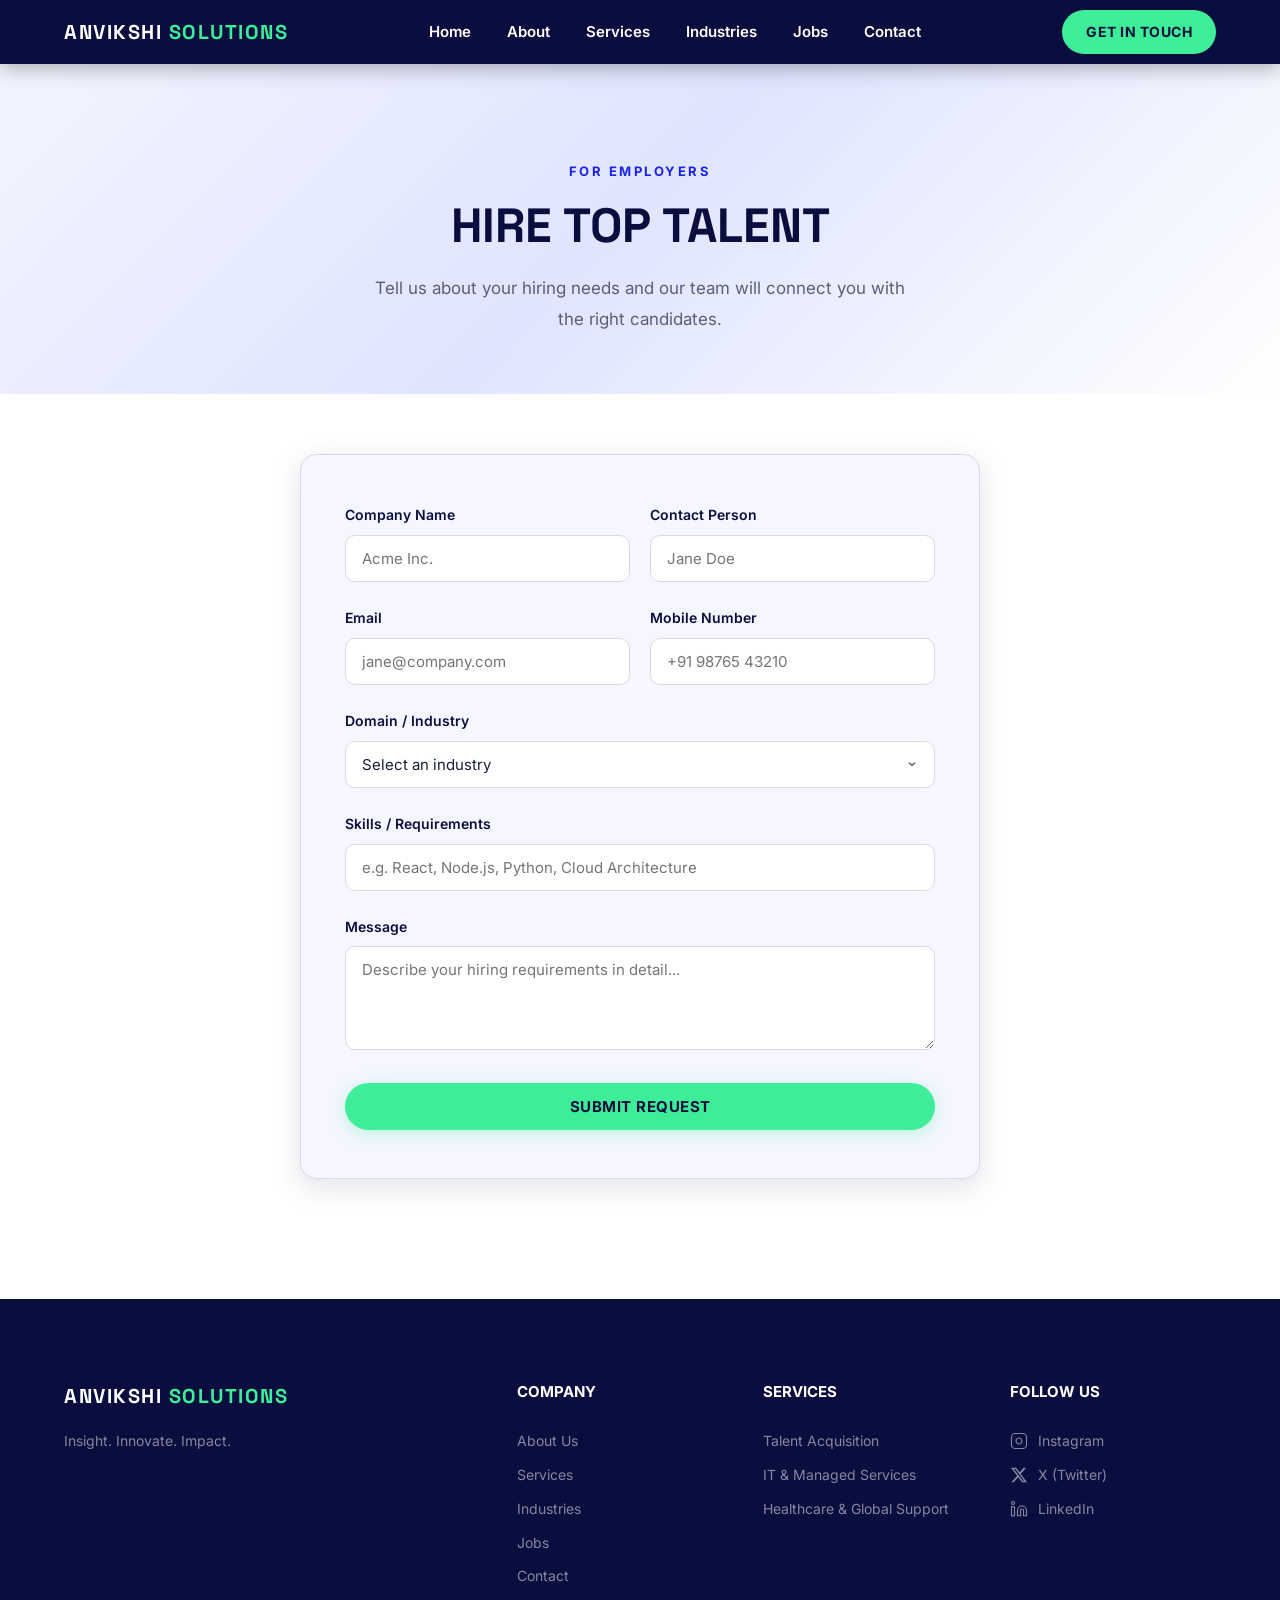
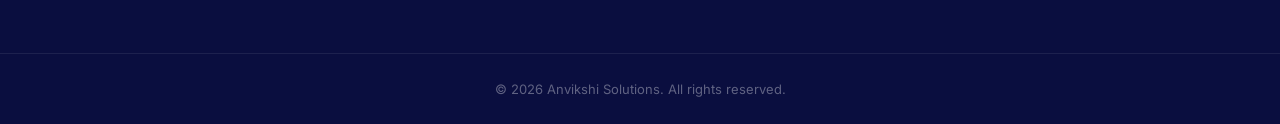
<file: hire-talent.html>
<!DOCTYPE html>
<html lang="en">
<head>
  <meta charset="UTF-8" />
  <meta name="viewport" content="width=device-width, initial-scale=1.0" />
  <title>Hire Talent — Anvikshi Solutions</title>
  <meta name="description" content="Partner with Anvikshi Solutions for strategic hiring and talent acquisition across industries." />
  <link rel="preconnect" href="https://fonts.googleapis.com" />
  <link rel="preconnect" href="https://fonts.gstatic.com" crossorigin />
  <link href="https://fonts.googleapis.com/css2?family=Space+Grotesk:wght@400;500;600;700&family=Inter:wght@300;400;500;600;700&display=swap" rel="stylesheet" />
  <link rel="icon" type="image/png" sizes="32x32" href="logo/IMG_0329-Photoroom (1).png" />
  <link rel="icon" type="image/png" sizes="16x16" href="logo/IMG_0329-Photoroom (1).png" />
  <link rel="apple-touch-icon" sizes="180x180" href="logo/IMG_0329-Photoroom (1).png" />
  <link rel="stylesheet" href="index.css" />
  <link rel="stylesheet" href="page-form.css" />
</head>
<body>

  <!-- ===== NAVBAR ===== -->
  <nav class="navbar scrolled" id="navbar">
    <div class="nav-container">
      <a href="index.html" class="nav-logo">
        <span class="logo-text">ANVIKSHI <span class="logo-accent">SOLUTIONS</span></span>
      </a>
      <ul class="nav-links" id="navLinks">
        <li><a href="index.html#hero">Home</a></li>
        <li><a href="index.html#about">About</a></li>
        <li><a href="index.html#pillars">Services</a></li>
        <li><a href="index.html#industries">Industries</a></li>
        <li><a href="jobs.html">Jobs</a></li>
        <li><a href="index.html#contact">Contact</a></li>
      </ul>
      <a href="index.html#contact" class="nav-cta">Get in Touch</a>
      <button class="hamburger" id="hamburger" aria-label="Toggle Navigation">
        <span></span><span></span><span></span>
      </button>
    </div>
  </nav>

  <!-- ===== PAGE HERO ===== -->
  <section class="page-hero">
    <div class="container">
      <p class="section-tag">For Employers</p>
      <h1 class="section-title">Hire Top Talent</h1>
      <p class="section-subtitle">Tell us about your hiring needs and our team will connect you with the right candidates.</p>
    </div>
  </section>

  <!-- ===== FORM ===== -->
  <section class="page-form-section">
    <div class="container">
      <form class="page-form-card" id="hireForm">
        <div class="form-row">
          <div class="form-group">
            <label for="companyName">Company Name</label>
            <input type="text" id="companyName" name="companyName" placeholder="Acme Inc." required />
          </div>
          <div class="form-group">
            <label for="contactPerson">Contact Person</label>
            <input type="text" id="contactPerson" name="contactPerson" placeholder="Jane Doe" required />
          </div>
        </div>
        <div class="form-row">
          <div class="form-group">
            <label for="email">Email</label>
            <input type="email" id="email" name="email" placeholder="jane@company.com" required />
          </div>
          <div class="form-group">
            <label for="mobile">Mobile Number</label>
            <input type="tel" id="mobile" name="mobile" placeholder="+91 98765 43210" required />
          </div>
        </div>
        <div class="form-group">
          <label for="domain">Domain / Industry</label>
          <select id="domain" name="domain" required>
            <option value="" disabled selected>Select an industry</option>
            <option value="Information Technology">Information Technology</option>
            <option value="Healthcare">Healthcare</option>
            <option value="Infrastructure">Infrastructure</option>
            <option value="Finance">Finance</option>
            <option value="Support Services">Support Services</option>
            <option value="Manufacturing">Manufacturing</option>
          </select>
        </div>
        <div class="form-group">
          <label for="skills">Skills / Requirements</label>
          <input type="text" id="skills" name="skills" placeholder="e.g. React, Node.js, Python, Cloud Architecture" required />
        </div>
        <div class="form-group">
          <label for="message">Message</label>
          <textarea id="message" name="message" rows="4" placeholder="Describe your hiring requirements in detail..." required></textarea>
        </div>
        <button type="submit" class="btn btn-primary btn-full">Submit Request</button>
      </form>
    </div>
  </section>

  <!-- ===== FOOTER ===== -->
  <footer class="footer">
    <div class="container footer-grid">
      <div class="footer-brand">
        <a href="index.html" class="nav-logo">
          <span class="logo-text">ANVIKSHI <span class="logo-accent">SOLUTIONS</span></span>
        </a>
        <p>Insight. Innovate. Impact.</p>
      </div>
      <div class="footer-links">
        <h4>Company</h4>
        <a href="index.html#about">About Us</a>
        <a href="index.html#pillars">Services</a>
        <a href="index.html#industries">Industries</a>
        <a href="jobs.html">Jobs</a>
        <a href="index.html#contact">Contact</a>
      </div>
      <div class="footer-links">
        <h4>Services</h4>
        <a href="index.html#pillars">Talent Acquisition</a>
        <a href="#">IT &amp; Managed Services</a>
        <a href="#">Healthcare &amp; Global Support</a>
      </div>
      <div class="footer-links">
        <h4>Follow Us</h4>
        <a href="#" class="social-link"><svg width="18" height="18" viewBox="0 0 24 24" fill="none" stroke="currentColor" stroke-width="1.5"><rect x="2" y="2" width="20" height="20" rx="5"/><path d="M16 11.37A4 4 0 1 1 12.63 8 4 4 0 0 1 16 11.37z"/><line x1="17.5" y1="6.5" x2="17.51" y2="6.5"/></svg><span>Instagram</span></a>
        <a href="#" class="social-link"><svg width="18" height="18" viewBox="0 0 24 24" fill="currentColor"><path d="M18.244 2.25h3.308l-7.227 8.26 8.502 11.24H16.17l-5.214-6.817L4.99 21.75H1.68l7.73-8.835L1.254 2.25H8.08l4.713 6.231zm-1.161 17.52h1.833L7.084 4.126H5.117z"/></svg><span>X (Twitter)</span></a>
        <a href="#" class="social-link"><svg width="18" height="18" viewBox="0 0 24 24" fill="none" stroke="currentColor" stroke-width="1.5"><path d="M16 8a6 6 0 0 1 6 6v7h-4v-7a2 2 0 0 0-2-2 2 2 0 0 0-2 2v7h-4v-7a6 6 0 0 1 6-6z"/><rect x="2" y="9" width="4" height="12"/><circle cx="4" cy="4" r="2"/></svg><span>LinkedIn</span></a>
      </div>
    </div>
    <div class="footer-bottom">
      <p>&copy; 2026 Anvikshi Solutions. All rights reserved.</p>
    </div>
  </footer>

  <script>
    // Hamburger mobile nav
    const hamburger = document.getElementById('hamburger');
    const navLinks = document.getElementById('navLinks');
    const navbar = document.getElementById('navbar');
    hamburger.addEventListener('click', () => {
      hamburger.classList.toggle('active');
      navLinks.classList.toggle('mobile-open');
      navbar.classList.toggle('menu-open');
      document.body.style.overflow = navLinks.classList.contains('mobile-open') ? 'hidden' : '';
    });
  </script>
  <script src="form-handler.js"></script>
  <script>
    initFormHandler({
      formId: 'hireForm',
      subjectPrefix: 'Hiring Requirement',
      nameField: 'companyName',
      successMessage: 'Thank you. Our team will contact you regarding your hiring requirements.',
      requiredFields: [
        { name: 'companyName', label: 'Company Name', type: 'text' },
        { name: 'contactPerson', label: 'Contact Person', type: 'text' },
        { name: 'email', label: 'Email', type: 'email' },
        { name: 'mobile', label: 'Mobile Number', type: 'tel' },
        { name: 'domain', label: 'Domain / Industry', type: 'text' },
        { name: 'skills', label: 'Skills / Requirements', type: 'text' },
        { name: 'message', label: 'Message', type: 'text' }
      ]
    });
  </script>
</body>
</html>
</file>
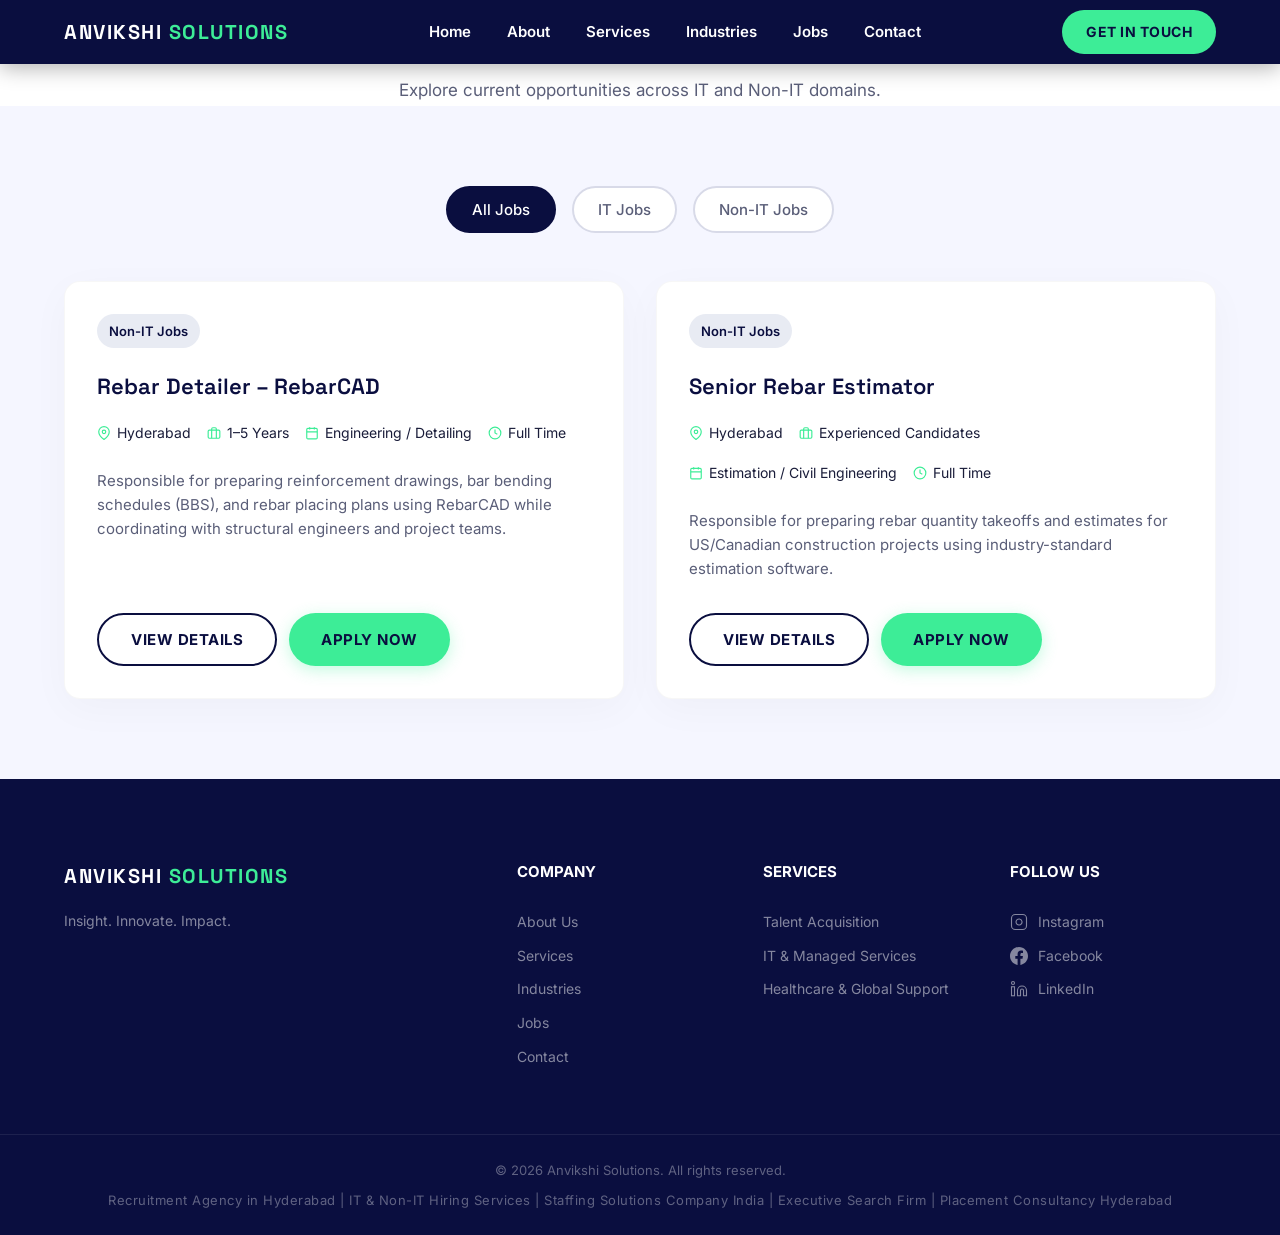
<file: jobs.html>
<!DOCTYPE html>
<html lang="en">
<head>
  <meta charset="UTF-8" />
  <meta name="viewport" content="width=device-width, initial-scale=1.0" />
  <title>Open Positions — Anvikshi Solutions</title>
  <meta name="description" content="Explore current career opportunities across IT and Non-IT domains at Anvikshi Solutions." />
  <link rel="preconnect" href="https://fonts.googleapis.com" />
  <link rel="preconnect" href="https://fonts.gstatic.com" crossorigin />
  <link href="https://fonts.googleapis.com/css2?family=Space+Grotesk:wght@400;500;600;700&family=Inter:wght@300;400;500;600;700&display=swap" rel="stylesheet" />
  <link rel="icon" type="image/png" sizes="32x32" href="logo/IMG_0329-Photoroom (1).png" />
  <link rel="icon" type="image/png" sizes="16x16" href="logo/IMG_0329-Photoroom (1).png" />
  <link rel="apple-touch-icon" sizes="180x180" href="logo/IMG_0329-Photoroom (1).png" />
  <link rel="stylesheet" href="index.css" />
</head>
<body>

  <!-- ===== NAVBAR ===== -->
  <nav class="navbar scrolled" id="navbar">
    <div class="nav-container">
      <a href="index.html" class="nav-logo">
        <span class="logo-text">ANVIKSHI <span class="logo-accent">SOLUTIONS</span></span>
      </a>
      <ul class="nav-links" id="navLinks">
        <li><a href="index.html#hero">Home</a></li>
        <li><a href="index.html#about">About</a></li>
        <li><a href="index.html#pillars">Services</a></li>
        <li><a href="index.html#industries">Industries</a></li>
        <li><a href="jobs.html" class="active">Jobs</a></li>
        <li><a href="index.html#contact">Contact</a></li>
      </ul>
      <a href="index.html#contact" class="nav-cta">Get in Touch</a>
      <button class="hamburger" id="hamburger" aria-label="Toggle Navigation">
        <span></span><span></span><span></span>
      </button>
    </div>
  </nav>

  <!-- ===== PAGE HERO ===== -->
  <section class="page-hero">
    <div class="container">
      <h1 class="section-title">Open Positions</h1>
      <p class="section-subtitle">Explore current opportunities across IT and Non-IT domains.</p>
    </div>
  </section>

  <!-- ===== JOBS SECTION ===== -->
  <section class="jobs-section">
    <div class="container">
      <!-- Filters -->
      <div class="jobs-filters">
        <button class="filter-btn active" data-filter="all">All Jobs</button>
        <button class="filter-btn" data-filter="it">IT Jobs</button>
        <button class="filter-btn" data-filter="non-it">Non-IT Jobs</button>
      </div>

      <!-- Jobs Grid -->
      <div id="emptyStateMsg" class="empty-jobs-msg" style="display: none;">
        <p>No IT openings available currently.</p>
      </div>

      <div class="jobs-grid" id="jobsGrid">

        <!-- JOB 1 -->
        <div class="job-card" data-category="non-it">
          <div class="job-category" style="background: rgba(30, 58, 138, 0.1); color: var(--navy)">Non-IT Jobs</div>
          <h3 class="job-title">Rebar Detailer – RebarCAD</h3>
          <div class="job-meta">
            <span><svg width="14" height="14" viewBox="0 0 24 24" fill="none" stroke="currentColor" stroke-width="2"><path d="M21 10c0 7-9 13-9 13s-9-6-9-13a9 9 0 0 1 18 0z"/><circle cx="12" cy="10" r="3"/></svg> Hyderabad</span>
            <span><svg width="14" height="14" viewBox="0 0 24 24" fill="none" stroke="currentColor" stroke-width="2"><rect x="2" y="7" width="20" height="14" rx="2" ry="2"/><path d="M16 21V5a2 2 0 0 0-2-2h-4a2 2 0 0 0-2 2v16"/></svg> 1–5 Years</span>
            <span><svg width="14" height="14" viewBox="0 0 24 24" fill="none" stroke="currentColor" stroke-width="2"><rect x="3" y="4" width="18" height="18" rx="2" ry="2"/><line x1="16" y1="2" x2="16" y2="6"/><line x1="8" y1="2" x2="8" y2="6"/><line x1="3" y1="10" x2="21" y2="10"/></svg> Engineering / Detailing</span>
            <span><svg width="14" height="14" viewBox="0 0 24 24" fill="none" stroke="currentColor" stroke-width="2"><circle cx="12" cy="12" r="10"/><polyline points="12 6 12 12 16 14"/></svg> Full Time</span>
          </div>
          <p class="job-desc">Responsible for preparing reinforcement drawings, bar bending schedules (BBS), and rebar placing plans using RebarCAD while coordinating with structural engineers and project teams.</p>
          
          <!-- Hidden details payload for modal -->
          <div class="job-details-payload" style="display: none;">
            <h4>Role Overview</h4>
            <p>You will play a pivotal role in drafting precision structural details and BBS diagrams. Attention to structural codes and seamless collaboration with on-site elements are central to this position.</p>
            <h4>Key Responsibilities</h4>
            <ul>
              <li>Prepare highly accurate RebarCAD placement drawings.</li>
              <li>Develop Bar Bending Schedules (BBS) meeting international standards.</li>
              <li>Collaborate closely with structural engineers to resolve constructability conflicts.</li>
            </ul>
            <h4>Skills & Qualifications</h4>
            <ul>
              <li>Proficiency in RebarCAD and AutoCAD platforms.</li>
              <li>Strong comprehension of civil structural drawings.</li>
            </ul>
            <h4>Education</h4>
            <p>Diploma or Bachelor’s Degree in Civil Engineering or related field.</p>
            <h4>Preferred Experience</h4>
            <p>1 to 5 years specifically handling RC detailing projects ideally for global markets.</p>
          </div>

          <div class="card-actions">
            <button class="btn btn-outline btn-view-details">View Details</button>
            <a href="https://docs.google.com/forms/d/e/1FAIpQLSezjVftbPcmrcHyykA9C-gxbkPp7THzcZNUzPa5R44m7F9nfA/viewform?usp=publish-editor" class="btn btn-primary" target="_blank" rel="noopener">Apply Now</a>
          </div>
        </div>

        <!-- JOB 2 -->
        <div class="job-card" data-category="non-it">
          <div class="job-category" style="background: rgba(30, 58, 138, 0.1); color: var(--navy)">Non-IT Jobs</div>
          <h3 class="job-title">Senior Rebar Estimator</h3>
          <div class="job-meta">
            <span><svg width="14" height="14" viewBox="0 0 24 24" fill="none" stroke="currentColor" stroke-width="2"><path d="M21 10c0 7-9 13-9 13s-9-6-9-13a9 9 0 0 1 18 0z"/><circle cx="12" cy="10" r="3"/></svg> Hyderabad</span>
            <span><svg width="14" height="14" viewBox="0 0 24 24" fill="none" stroke="currentColor" stroke-width="2"><rect x="2" y="7" width="20" height="14" rx="2" ry="2"/><path d="M16 21V5a2 2 0 0 0-2-2h-4a2 2 0 0 0-2 2v16"/></svg> Experienced Candidates</span>
            <span><svg width="14" height="14" viewBox="0 0 24 24" fill="none" stroke="currentColor" stroke-width="2"><rect x="3" y="4" width="18" height="18" rx="2" ry="2"/><line x1="16" y1="2" x2="16" y2="6"/><line x1="8" y1="2" x2="8" y2="6"/><line x1="3" y1="10" x2="21" y2="10"/></svg> Estimation / Civil Engineering</span>
            <span><svg width="14" height="14" viewBox="0 0 24 24" fill="none" stroke="currentColor" stroke-width="2"><circle cx="12" cy="12" r="10"/><polyline points="12 6 12 12 16 14"/></svg> Full Time</span>
          </div>
          <p class="job-desc">Responsible for preparing rebar quantity takeoffs and estimates for US/Canadian construction projects using industry-standard estimation software.</p>

          <div class="job-details-payload" style="display: none;">
            <h4>Key Responsibilities</h4>
            <ul>
              <li>Analyze contract drawings, specifications, and addendums to determine scope of rebar estimation.</li>
              <li>Prepare accurate material quantity takeoffs and cost estimates for concrete reinforcement.</li>
              <li>Ensure output adheres to US/Canadian codes and client specifications.</li>
            </ul>
            <h4>Required Skills</h4>
            <ul>
              <li>Expertise using leading estimation software (e.g., aSa, Soule, RebarCAD).</li>
              <li>Strong numerical evaluation capabilities and high attention to detail.</li>
            </ul>
            <h4>Preferred Qualifications</h4>
            <ul>
              <li>Prior experience estimating specifically for overseas (North America) commercial and infrastructural projects.</li>
            </ul>
          </div>

          <div class="card-actions">
            <button class="btn btn-outline btn-view-details">View Details</button>
            <a href="https://docs.google.com/forms/d/e/1FAIpQLSezjVftbPcmrcHyykA9C-gxbkPp7THzcZNUzPa5R44m7F9nfA/viewform?usp=publish-editor" class="btn btn-primary" target="_blank" rel="noopener">Apply Now</a>
          </div>
        </div>

      </div>
    </div>
  </section>

  <!-- Job Modal Overlay -->
  <div class="job-modal-overlay" id="jobModal">
    <div class="job-modal-content">
      <button class="job-modal-close" id="jobModalClose" aria-label="Close modal">&times;</button>
      <div id="modalBody"></div>
      <div class="job-modal-footer">
        <a href="https://docs.google.com/forms/d/e/1FAIpQLSezjVftbPcmrcHyykA9C-gxbkPp7THzcZNUzPa5R44m7F9nfA/viewform?usp=publish-editor" class="btn btn-primary" target="_blank" rel="noopener" style="width:100%; text-align:center;">Apply Now for this Role</a>
      </div>
    </div>
  </div>

  <!-- ===== FOOTER ===== -->
  <footer class="footer">
    <div class="container footer-grid">
      <div class="footer-brand">
        <a href="index.html" class="nav-logo">
          <span class="logo-text">ANVIKSHI <span class="logo-accent">SOLUTIONS</span></span>
        </a>
        <p>Insight. Innovate. Impact.</p>
      </div>
      <div class="footer-links">
        <h4>Company</h4>
        <a href="index.html#about">About Us</a>
        <a href="index.html#pillars">Services</a>
        <a href="index.html#industries">Industries</a>
        <a href="jobs.html">Jobs</a>
        <a href="index.html#contact">Contact</a>
      </div>
      <div class="footer-links">
        <h4>Services</h4>
        <a href="index.html#pillars">Talent Acquisition</a>
        <a href="index.html#pillars">IT &amp; Managed Services</a>
        <a href="index.html#pillars">Healthcare &amp; Global Support</a>
      </div>
      <div class="footer-links">
        <h4>Follow Us</h4>
        <a href="https://www.instagram.com/anvikshi.solutions?igsh=MTBqYzN5aXYxNG8zag==" class="social-link" target="_blank" rel="noopener">
          <svg width="18" height="18" viewBox="0 0 24 24" fill="none" stroke="currentColor" stroke-width="1.5">
            <rect x="2" y="2" width="20" height="20" rx="5" />
            <path d="M16 11.37A4 4 0 1 1 12.63 8 4 4 0 0 1 16 11.37z" />
            <line x1="17.5" y1="6.5" x2="17.51" y2="6.5" />
          </svg>
          <span>Instagram</span>
        </a>
        <a href="https://www.facebook.com/share/1AbF8apWWf/" class="social-link" target="_blank" rel="noopener">
          <svg width="18" height="18" viewBox="0 0 24 24" fill="currentColor">
            <path d="M24 12.073c0-6.627-5.373-12-12-12s-12 5.373-12 12c0 5.99 4.388 10.954 10.125 11.854v-8.385H7.078v-3.47h3.047V9.43c0-3.007 1.792-4.669 4.533-4.669 1.312 0 2.686.235 2.686.235v2.953H15.83c-1.491 0-1.956.925-1.956 1.874v2.25h3.328l-.532 3.47h-2.796v8.385C19.612 23.027 24 18.062 24 12.073z" />
          </svg>
          <span>Facebook</span>
        </a>
        <a href="https://www.linkedin.com/company/anvikshi-solutions/" class="social-link" target="_blank" rel="noopener">
          <svg width="18" height="18" viewBox="0 0 24 24" fill="none" stroke="currentColor" stroke-width="1.5">
            <path d="M16 8a6 6 0 0 1 6 6v7h-4v-7a2 2 0 0 0-2-2 2 2 0 0 0-2 2v7h-4v-7a6 6 0 0 1 6-6z" />
            <rect x="2" y="9" width="4" height="12" />
            <circle cx="4" cy="4" r="2" />
          </svg>
          <span>LinkedIn</span>
        </a>
      </div>
    </div>
    <div class="footer-bottom">
      <p>&copy; 2026 Anvikshi Solutions. All rights reserved.</p>
      <p class="footer-seo">Recruitment Agency in Hyderabad | IT & Non-IT Hiring Services | Staffing Solutions Company India | Executive Search Firm | Placement Consultancy Hyderabad</p>
    </div>
  </footer>

  <script>
    // Hamburger mobile nav
    const hamburger = document.getElementById('hamburger');
    const navLinks = document.getElementById('navLinks');
    const navbar = document.getElementById('navbar');
    hamburger.addEventListener('click', () => {
      hamburger.classList.toggle('active');
      navLinks.classList.toggle('mobile-open');
      navbar.classList.toggle('menu-open');
      document.body.style.overflow = navLinks.classList.contains('mobile-open') ? 'hidden' : '';
    });

    // Jobs Filter Logic
    const filterBtns = document.querySelectorAll('.filter-btn');
    const jobCards = document.querySelectorAll('.job-card');
    const emptyStateMsg = document.getElementById('emptyStateMsg');

    filterBtns.forEach(btn => {
      btn.addEventListener('click', () => {
        filterBtns.forEach(b => b.classList.remove('active'));
        btn.classList.add('active');

        const filterValue = btn.getAttribute('data-filter');
        let visibleCount = 0;

        jobCards.forEach(card => {
          if (filterValue === 'all' || card.getAttribute('data-category') === filterValue) {
            card.style.display = 'flex';
            visibleCount++;
          } else {
            card.style.display = 'none';
          }
        });

        // Show empty message if nothing matches
        if (visibleCount === 0) {
          emptyStateMsg.style.display = 'block';
        } else {
          emptyStateMsg.style.display = 'none';
        }
      });
    });

    // Modal Logic
    const jobModal = document.getElementById('jobModal');
    const jobModalClose = document.getElementById('jobModalClose');
    const modalBody = document.getElementById('modalBody');
    const viewButtons = document.querySelectorAll('.btn-view-details');

    viewButtons.forEach(btn => {
      btn.addEventListener('click', (e) => {
        const card = e.target.closest('.job-card');
        const title = card.querySelector('.job-title').innerText;
        const metaHTML = card.querySelector('.job-meta').innerHTML;
        const detailsHTML = card.querySelector('.job-details-payload').innerHTML;

        modalBody.innerHTML = `
          <h2 style="font-family:var(--font-heading); color:var(--navy); margin-bottom:12px;">${title}</h2>
          <div class="job-meta" style="margin-bottom:24px;">${metaHTML}</div>
          <div class="modal-formatted-content">${detailsHTML}</div>
        `;
        
        jobModal.classList.add('open');
        document.body.style.overflow = 'hidden';
      });
    });

    jobModalClose.addEventListener('click', () => {
      jobModal.classList.remove('open');
      document.body.style.overflow = '';
    });

    jobModal.addEventListener('click', (e) => {
      if (e.target === jobModal) {
        jobModal.classList.remove('open');
        document.body.style.overflow = '';
      }
    });

  </script>
</body>
</html>
</file>
<file: index.css>
/* ===================================================
   ANVIKSHI SOLUTIONS — Premium Recruitment Website
   Design System & Styles
   =================================================== */

/* ---------- CUSTOM PROPERTIES ---------- */
:root {
  /* Colors — Recruited-style Electric Blue + Neon Green */
  --navy:        #0A0E3F;
  --navy-light:  #111566;
  --navy-mid:    #1B22E8;
  --blue-soft:   #E8EDFF;
  --blue-accent: #1B22E8;
  --orange:      #3DED97;
  --orange-dark: #2DD47F;
  --orange-glow: rgba(61, 237, 151, 0.25);
  --white:       #FFFFFF;
  --off-white:   #F5F6FF;
  --gray-100:    #F0F1FA;
  --gray-200:    #D8DAE8;
  --gray-400:    #8B8FA8;
  --gray-600:    #5A5E78;
  --gray-800:    #1A1D3A;

  /* Typography */
  --font-heading: 'Space Grotesk', sans-serif;
  --font-body:    'Inter', -apple-system, BlinkMacSystemFont, sans-serif;

  /* Spacing */
  --section-py:  120px;
  --container-w: 1200px;
  --radius:      16px;
  --radius-sm:   10px;

  /* Shadows */
  --shadow-sm:   0 2px 8px rgba(10,14,63,0.08);
  --shadow-md:   0 8px 30px rgba(10,14,63,0.12);
  --shadow-lg:   0 16px 48px rgba(10,14,63,0.16);
  --shadow-glow: 0 0 30px rgba(27,34,232,0.2);

  /* Transitions */
  --ease-out: cubic-bezier(0.22, 1, 0.36, 1);
}

/* ---------- RESET ---------- */
*, *::before, *::after { box-sizing: border-box; margin: 0; padding: 0; }
html { scroll-behavior: smooth; -webkit-font-smoothing: antialiased; }
body {
  font-family: var(--font-body);
  font-size: 16px;
  line-height: 1.7;
  color: var(--gray-800);
  background: var(--white);
  overflow-x: hidden;
}
a { text-decoration: none; color: inherit; }
img { max-width: 100%; display: block; }
ul { list-style: none; }
button, input, textarea { font-family: inherit; font-size: inherit; }

/* ---------- UTILITY ---------- */
.container {
  width: 100%;
  max-width: var(--container-w);
  margin: 0 auto;
  padding: 0 24px;
}

.section-tag {
  font-size: 13px;
  font-weight: 700;
  letter-spacing: 2.5px;
  text-transform: uppercase;
  color: var(--blue-accent);
  margin-bottom: 16px;
}

.section-title {
  font-family: var(--font-heading);
  font-size: clamp(32px, 4vw, 48px);
  font-weight: 700;
  line-height: 1.15;
  color: var(--navy);
  margin-bottom: 20px;
  text-transform: uppercase;
}
.section-title.light { color: var(--white); }

.section-subtitle {
  font-size: 17px;
  color: var(--gray-600);
  max-width: 560px;
  line-height: 1.8;
  text-align: center;
  margin: 0 auto;
}
.section-subtitle.light { color: rgba(255,255,255,0.7); }

/* ---------- BUTTONS ---------- */
.btn {
  display: inline-flex;
  align-items: center;
  justify-content: center;
  padding: 14px 32px;
  border-radius: 50px;
  font-weight: 700;
  font-size: 15px;
  cursor: pointer;
  transition: all 0.4s var(--ease-out);
  border: none;
  outline: none;
  text-transform: uppercase;
  letter-spacing: 0.5px;
}
.btn-primary {
  background: var(--orange);
  color: var(--navy);
  box-shadow: 0 4px 16px rgba(61,237,151,0.3);
}
.btn-primary:hover {
  background: var(--orange-dark);
  box-shadow: 0 6px 24px rgba(61,237,151,0.45);
  transform: translateY(-2px);
}
.btn-outline {
  background: transparent;
  color: var(--navy);
  border: 2px solid var(--navy);
}
.btn-outline:hover {
  background: var(--navy);
  color: var(--white);
  transform: translateY(-2px);
}
.btn-orange {
  background: var(--orange);
  color: var(--navy);
  box-shadow: 0 4px 16px rgba(61,237,151,0.3);
}
.btn-orange:hover {
  background: var(--orange-dark);
  transform: translateY(-2px);
  box-shadow: 0 6px 24px rgba(61,237,151,0.45);
}
.btn-full { width: 100%; }

/* ===================================================
   NAVBAR
   =================================================== */
.navbar {
  position: fixed;
  top: 0;
  left: 0;
  width: 100%;
  z-index: 1000;
  padding: 16px 0;
  transition: all 0.4s var(--ease-out);
  background: transparent;
}
/* Initial state: white text over dark hero video */
.navbar .logo-text { color: var(--white); }
.navbar .nav-links > li > a { color: rgba(255,255,255,0.85); }
.navbar .nav-links > li > a:hover { color: var(--orange); }
.navbar .hamburger span { background: var(--white); }
.navbar .dropdown-menu a { color: var(--navy); }
.navbar .dropdown-menu a:hover { color: var(--orange); }
.navbar.scrolled {
  background: var(--navy);
  backdrop-filter: blur(12px);
  box-shadow: 0 4px 20px rgba(0,0,0,0.3);
  padding: 10px 0;
}
.navbar.scrolled .logo-text,
.navbar.scrolled .nav-links > li > a,
.navbar.scrolled .hamburger span { color: var(--white); }

.navbar.scrolled .nav-links > li > a:hover { color: var(--orange); }
.navbar.scrolled .dropdown-menu a { color: var(--navy); }
.navbar.scrolled .dropdown-menu a:hover { color: var(--orange); background: var(--blue-soft); }
.nav-container {
  max-width: var(--container-w);
  margin: 0 auto;
  padding: 0 24px;
  display: flex;
  align-items: center;
  justify-content: space-between;
}
.nav-logo {
  display: flex;
  align-items: center;
  gap: 10px;
  z-index: 1001;
}
.logo-text {
  font-family: var(--font-heading);
  font-size: 20px;
  font-weight: 700;
  color: var(--navy);
  letter-spacing: 1.5px;
}
.logo-accent { color: var(--orange); }

.nav-links {
  display: flex;
  align-items: center;
  gap: 36px;
}
.nav-links a {
  font-size: 15px;
  font-weight: 600;
  color: var(--gray-800);
  transition: color 0.3s;
  position: relative;
}
.nav-links a:hover { color: var(--orange); }

/* Dropdown */
.nav-dropdown { position: relative; }
.dropdown-trigger {
  display: flex;
  align-items: center;
  gap: 4px;
  cursor: pointer;
}
.chevron { transition: transform 0.3s var(--ease-out); }
.nav-dropdown:hover .chevron,
.nav-dropdown.open .chevron { transform: rotate(180deg); }

.dropdown-menu {
  position: absolute;
  top: calc(100% + 12px);
  left: 50%;
  transform: translateX(-50%) translateY(8px);
  min-width: 260px;
  background: var(--white);
  border-radius: var(--radius);
  box-shadow: var(--shadow-lg);
  padding: 12px 0;
  opacity: 0;
  visibility: hidden;
  pointer-events: none;
  transition: all 0.35s var(--ease-out);
}
.nav-dropdown:hover .dropdown-menu,
.nav-dropdown.open .dropdown-menu {
  opacity: 1;
  visibility: visible;
  pointer-events: auto;
  transform: translateX(-50%) translateY(0);
}
.dropdown-menu a {
  display: flex;
  align-items: center;
  justify-content: space-between;
  padding: 10px 20px;
  font-size: 14px;
  transition: background 0.25s;
}
.dropdown-menu a:hover { background: var(--blue-soft); }

.badge-soon, .badge-future {
  font-size: 10px;
  font-weight: 700;
  padding: 3px 8px;
  border-radius: 20px;
  letter-spacing: 0.5px;
}
.badge-soon { background: #E8EDFF; color: var(--blue-accent); }
.badge-future { background: var(--blue-soft); color: var(--navy-mid); }

.nav-cta {
  padding: 10px 24px;
  background: var(--orange);
  color: var(--navy) !important;
  border-radius: 50px;
  font-weight: 700;
  font-size: 14px;
  transition: all 0.3s var(--ease-out);
  text-transform: uppercase;
  letter-spacing: 0.5px;
}
.nav-cta:hover {
  background: var(--orange-dark);
  transform: translateY(-1px);
}

/* Hamburger */
.hamburger {
  display: none;
  flex-direction: column;
  gap: 5px;
  background: none;
  border: none;
  cursor: pointer;
  z-index: 1003;
  padding: 4px;
}
.hamburger span {
  display: block;
  width: 24px;
  height: 2px;
  background: var(--navy);
  transition: all 0.35s var(--ease-out);
  border-radius: 2px;
}
.hamburger.active span:nth-child(1) { transform: rotate(45deg) translate(5px, 5px); }
.hamburger.active span:nth-child(2) { opacity: 0; }
.hamburger.active span:nth-child(3) { transform: rotate(-45deg) translate(5px, -5px); }

/* ===================================================
   HERO — Video Background
   =================================================== */
.hero {
  position: relative;
  min-height: 100vh;
  display: flex;
  align-items: center;
  padding: 120px 0 80px;
  overflow: hidden;
  background: var(--navy);
}

/* Background Video */
.hero-video {
  position: absolute;
  top: 0;
  left: 0;
  width: 100%;
  height: 100%;
  object-fit: cover;
  z-index: 0;
  pointer-events: none;
}

/* Dark Gradient Overlay */
.hero-overlay {
  position: absolute;
  top: 0;
  left: 0;
  width: 100%;
  height: 100%;
  background: linear-gradient(135deg, rgba(10,14,63,0.82) 0%, rgba(10,14,63,0.6) 50%, rgba(10,14,63,0.75) 100%);
  z-index: 1;
}

.hero-grid {
  display: grid;
  grid-template-columns: 1fr 1fr;
  gap: 60px;
  align-items: center;
  position: relative;
  z-index: 2;
}
.hero-tag {
  font-size: 13px;
  font-weight: 700;
  letter-spacing: 2.5px;
  text-transform: uppercase;
  color: var(--orange);
  margin-bottom: 20px;
}
.hero-title {
  font-family: var(--font-heading);
  font-size: clamp(38px, 5.5vw, 64px);
  font-weight: 700;
  line-height: 1.1;
  color: var(--white);
  margin-bottom: 24px;
  text-transform: uppercase;
}
.hero-title.hero-title-sm {
  font-size: clamp(32px, 4.4vw, 48px);
}
.hero-subtitle {
  font-family: var(--font-heading);
  font-size: clamp(18px, 2.2vw, 24px);
  font-weight: 500;
  color: var(--orange);
  margin-bottom: 20px;
  line-height: 1.4;
  text-transform: none;
}
.hero-desc {
  font-size: 17px;
  color: rgba(255,255,255,0.75);
  max-width: 480px;
  line-height: 1.8;
  margin-bottom: 36px;
}
.hero-btns {
  display: flex;
  gap: 16px;
  flex-wrap: wrap;
}
.hero .btn-outline {
  color: var(--white);
  border-color: rgba(255,255,255,0.4);
}
.hero .btn-outline:hover {
  background: var(--white);
  color: var(--navy);
  border-color: var(--white);
}
.hero-image {
  position: relative;
  display: flex;
  align-items: center;
  justify-content: center;
}
.hero-image img {
  transition: transform 0.6s var(--ease-out);
  max-width: 100%;
  width: 100%;
  filter: drop-shadow(0 8px 32px rgba(0,0,0,0.4));
}
.hero-image:hover img {
  transform: scale(1.05);
}

/* ===================================================
   ABOUT / PHILOSOPHY
   =================================================== */
.about {
  padding: var(--section-py) 0;
  background: var(--navy);
  text-align: center;
}
.about-grid {
  display: grid;
  grid-template-columns: repeat(3, 1fr);
  gap: 32px;
  margin-top: 60px;
}
.about-card {
  background: var(--navy-light);
  border: 1px solid rgba(255,255,255,0.06);
  border-radius: var(--radius);
  padding: 40px 32px;
  text-align: center;
  transition: all 0.45s var(--ease-out);
}
.about-card:hover {
  transform: translateY(-8px);
  box-shadow: 0 16px 40px rgba(0,0,0,0.25);
  border-color: rgba(61,237,151,0.3);
}
.about-icon {
  width: 56px;
  height: 56px;
  display: flex;
  align-items: center;
  justify-content: center;
  background: rgba(61,237,151,0.15);
  border-radius: 14px;
  color: var(--orange);
  margin: 0 auto 24px;
}
.about-card h3 {
  font-family: var(--font-heading);
  font-size: 22px;
  font-weight: 700;
  color: var(--white);
  margin-bottom: 12px;
  text-transform: uppercase;
}
.about-card p {
  font-size: 15px;
  color: rgba(255,255,255,0.6);
  line-height: 1.7;
}

/* ===================================================
   THREE PILLARS
   =================================================== */
.pillars {
  padding: var(--section-py) 0;
  background: var(--off-white);
  text-align: center;
}
.pillars-grid {
  display: grid;
  grid-template-columns: repeat(3, 1fr);
  gap: 32px;
  margin-top: 60px;
}
.pillar-card {
  position: relative;
  background: var(--white);
  border: 1px solid var(--gray-200);
  border-radius: var(--radius);
  padding: 44px 32px 40px;
  text-align: center;
  transition: all 0.45s var(--ease-out);
}
.pillar-card:hover {
  transform: translateY(-6px);
  box-shadow: var(--shadow-glow);
  border-color: var(--blue-accent);
}
.pillar-live {
  border-color: rgba(61,237,151,0.4);
}
.pillar-live:hover {
  box-shadow: 0 0 30px rgba(61,237,151,0.2);
  border-color: var(--orange);
}

.pillar-badge {
  position: absolute;
  top: 20px;
  right: 20px;
  font-size: 10px;
  font-weight: 700;
  letter-spacing: 1px;
  padding: 4px 12px;
  border-radius: 20px;
}
.pillar-badge.live {
  background: rgba(61,237,151,0.15);
  color: #1A9D5C;
}
.pillar-badge.soon {
  background: #E8EDFF;
  color: var(--blue-accent);
}

.pillar-icon {
  width: 64px;
  height: 64px;
  display: flex;
  align-items: center;
  justify-content: center;
  background: var(--blue-soft);
  border-radius: 16px;
  color: var(--blue-accent);
  margin: 0 auto 24px;
}
.pillar-live .pillar-icon {
  background: rgba(61,237,151,0.12);
  color: var(--orange);
}
.pillar-card h3 {
  font-family: var(--font-heading);
  font-size: 22px;
  font-weight: 700;
  color: var(--navy);
  margin-bottom: 12px;
}
.pillar-card p {
  font-size: 15px;
  color: var(--gray-600);
  line-height: 1.7;
}

/* ===================================================
   INDUSTRIES — Marquee
   =================================================== */
.industries {
  padding: var(--section-py) 0;
  text-align: center;
  overflow: hidden;
}

/* Marquee shared */
.marquee-wrapper {
  overflow: hidden;
  position: relative;
  width: 100%;
}
.marquee-wrapper::before,
.marquee-wrapper::after {
  content: '';
  position: absolute;
  top: 0;
  width: 100px;
  height: 100%;
  z-index: 2;
  pointer-events: none;
}
.marquee-wrapper::before { left: 0; background: linear-gradient(to right, var(--white), transparent); }
.marquee-wrapper::after  { right: 0; background: linear-gradient(to left, var(--white), transparent); }

.marquee-track {
  display: flex;
  gap: 24px;
  width: max-content;
  animation: marqueeScroll 35s linear infinite;
}
.marquee-track:hover { animation-play-state: paused; }
.marquee-track-reverse { animation-name: marqueeScrollReverse; }

@keyframes marqueeScroll {
  0%   { transform: translateX(0); }
  100% { transform: translateX(-50%); }
}
@keyframes marqueeScrollReverse {
  0%   { transform: translateX(-50%); }
  100% { transform: translateX(0); }
}

.industry-card {
  flex: 0 0 auto;
  background: var(--white);
  border: 1px solid var(--gray-200);
  border-radius: 60px;
  padding: 24px 36px;
  display: flex;
  align-items: center;
  gap: 16px;
  transition: all 0.4s var(--ease-out);
  cursor: default;
}
.industry-card:hover {
  transform: translateY(-5px);
  border-color: var(--orange);
  box-shadow: var(--shadow-md);
}
.industry-icon {
  width: 52px;
  height: 52px;
  display: flex;
  align-items: center;
  justify-content: center;
  background: var(--blue-soft);
  border-radius: 50%;
  color: var(--blue-accent);
  flex-shrink: 0;
  transition: all 0.4s var(--ease-out);
}
.industry-card:hover .industry-icon {
  background: rgba(61,237,151,0.12);
  color: var(--orange);
}
.industry-card h3 {
  font-family: var(--font-heading);
  font-size: 16px;
  font-weight: 700;
  color: var(--navy);
  text-transform: uppercase;
  white-space: nowrap;
}

/* ===================================================
   TESTIMONIALS — Marquee
   =================================================== */
.testimonials {
  padding: var(--section-py) 0;
  background: var(--off-white);
  text-align: center;
  overflow: hidden;
}
.testimonial-marquee::before { background: linear-gradient(to right, var(--off-white), transparent); }
.testimonial-marquee::after  { background: linear-gradient(to left, var(--off-white), transparent); }

.testimonial-card {
  flex: 0 0 360px;
  background: var(--white);
  border: 1px solid var(--gray-200);
  border-radius: var(--radius);
  padding: 32px 28px;
  text-align: left;
  transition: all 0.4s var(--ease-out);
  cursor: default;
}
.testimonial-card:hover {
  transform: translateY(-6px);
  box-shadow: var(--shadow-md);
  border-color: var(--orange);
}
.stars {
  color: #F5A623;
  font-size: 18px;
  letter-spacing: 2px;
  margin-bottom: 16px;
}
.testimonial-text {
  font-size: 15px;
  color: var(--gray-600);
  line-height: 1.7;
  margin-bottom: 20px;
  font-style: italic;
}
.testimonial-author {
  display: flex;
  flex-direction: column;
  gap: 2px;
}
.testimonial-author strong {
  font-family: var(--font-heading);
  font-size: 16px;
  color: var(--navy);
}
.testimonial-author span {
  font-size: 13px;
  color: var(--gray-400);
}

/* Social Links */
.social-link {
  display: flex !important;
  align-items: center;
  gap: 10px;
}
.social-link svg {
  flex-shrink: 0;
  transition: transform 0.3s var(--ease-out), color 0.3s;
}
.social-link:hover svg {
  transform: translateY(-2px);
  color: var(--orange);
}

/* ===================================================
   PARTNERS
   =================================================== */
.partners {
  padding: var(--section-py) 0;
  background: var(--off-white);
  text-align: center;
}
.partners-row {
  display: flex;
  justify-content: center;
  align-items: flex-start;
  gap: 30px;
  flex-wrap: wrap;
  margin-top: 48px;
}
.partner-logo {
  flex: 1 1 0;
  min-width: 250px;
  max-width: 400px;
  display: flex;
  flex-direction: column;
  align-items: center;
  justify-content: flex-start;
}
.partner-label {
  font-family: var(--font-heading);
  font-size: 13px;
  font-weight: 600;
  color: var(--navy);
  margin-top: 12px;
  text-transform: uppercase;
  letter-spacing: 0.5px;
}
.partner-logo img {
  height: 180px;
  width: auto;
  object-fit: contain;
  filter: grayscale(100%) opacity(0.6);
  transition: all 0.4s var(--ease-out);
}
.partner-logo img:hover {
  filter: grayscale(0%) opacity(1);
  transform: scale(1.05);
}

/* ===================================================
   JOB SEEKERS
   =================================================== */
.job-seekers {
  padding: var(--section-py) 0;
}
.job-seekers-grid {
  display: grid;
  grid-template-columns: 1fr 1fr;
  gap: 60px;
  align-items: center;
}
.job-seekers-image img {
  border-radius: 20px;
  box-shadow: var(--shadow-md);
  transition: transform 0.6s var(--ease-out);
}
.job-seekers-image:hover img {
  transform: scale(1.02);
}
.job-seekers-content .section-title { margin-bottom: 16px; }
.job-seekers-content .section-subtitle { margin-bottom: 32px; }
.redirect-note {
  margin-top: 12px;
  font-size: 13px;
  color: var(--gray-400);
  font-style: italic;
}

/* ===================================================
   EMPLOYERS
   =================================================== */
.employers {
  padding: var(--section-py) 0;
  background: var(--navy);
  text-align: center;
}
.employers-content {
  max-width: 640px;
  margin: 0 auto;
}
.employers-content .section-tag { color: var(--orange); }

/* ===================================================
   CONTACT
   =================================================== */
.contact {
  padding: var(--section-py) 0;
}
.contact-grid {
  display: grid;
  grid-template-columns: 1fr 1fr;
  gap: 60px;
  align-items: start;
}
.contact-details {
  margin-top: 40px;
  display: flex;
  flex-direction: column;
  gap: 20px;
}
.contact-item {
  display: flex;
  align-items: center;
  gap: 14px;
  color: var(--gray-600);
  font-size: 15px;
}
.contact-item svg { color: var(--orange); flex-shrink: 0; }
.contact-item a {
  color: var(--gray-600);
  text-decoration: none;
  transition: color 0.3s;
}
.contact-item a:hover { color: var(--orange); }
.contact-serving {
  margin-top: 12px;
  font-size: 14px;
  color: var(--gray-400);
  font-style: italic;
  line-height: 1.6;
}

/* Form */
.contact-form {
  background: var(--off-white);
  border-radius: var(--radius);
  padding: 40px;
  border: 1px solid var(--gray-200);
}
.form-group {
  margin-bottom: 20px;
}
.form-group label {
  display: block;
  font-size: 14px;
  font-weight: 600;
  color: var(--navy);
  margin-bottom: 8px;
}
.form-group input,
.form-group textarea {
  width: 100%;
  padding: 12px 16px;
  border: 1px solid var(--gray-200);
  border-radius: var(--radius-sm);
  background: var(--white);
  color: var(--gray-800);
  transition: border-color 0.3s;
  outline: none;
}
.form-group input:focus,
.form-group textarea:focus {
  border-color: var(--blue-accent);
}
.form-group textarea { resize: vertical; }
.form-success {
  display: none;
  text-align: center;
  color: #2E7D32;
  font-weight: 600;
  margin-top: 16px;
}
.form-success.show { display: block; }

/* Form Messages (via form-handler.js) */
.form-message {
  margin-top: 20px;
  padding: 16px 20px;
  border-radius: var(--radius-sm);
  font-size: 14px;
  font-weight: 500;
  line-height: 1.6;
  transition: opacity 0.4s, transform 0.4s;
  animation: fadeInUp 0.5s var(--ease-out);
}
.form-message-success {
  background: rgba(46,125,50,0.08);
  color: #2E7D32;
  border: 1px solid rgba(46,125,50,0.2);
}
.form-message-error {
  background: rgba(211,47,47,0.08);
  color: #C62828;
  border: 1px solid rgba(211,47,47,0.2);
}

/* Field Error */
.field-error {
  border-color: #C62828 !important;
  box-shadow: 0 0 0 3px rgba(198,40,40,0.1) !important;
}

/* Button Loading */
.btn-loading {
  opacity: 0.8;
  pointer-events: none;
}
.btn-spinner {
  display: inline-block;
  width: 16px;
  height: 16px;
  border: 2px solid currentColor;
  border-right-color: transparent;
  border-radius: 50%;
  animation: spinBtn 0.6s linear infinite;
  vertical-align: middle;
  margin-right: 6px;
}
@keyframes spinBtn {
  to { transform: rotate(360deg); }
}
@keyframes fadeInUp {
  from { opacity: 0; transform: translateY(12px); }
  to   { opacity: 1; transform: translateY(0); }
}

/* ===================================================
   FOOTER
   =================================================== */
.footer {
  background: var(--navy);
  padding: 80px 0 0;
}
.footer-grid {
  display: grid;
  grid-template-columns: 2fr 1fr 1fr 1fr;
  gap: 40px;
}
.footer-brand p {
  color: rgba(255,255,255,0.5);
  font-size: 14px;
  margin-top: 16px;
  line-height: 1.7;
}
.footer-brand .logo-text { color: var(--white); }
.footer-links h4 {
  color: var(--white);
  font-size: 15px;
  font-weight: 700;
  margin-bottom: 20px;
  text-transform: uppercase;
}
.footer-links a {
  display: block;
  color: rgba(255,255,255,0.5);
  font-size: 14px;
  padding: 5px 0;
  transition: color 0.3s;
}
.footer-links a:hover { color: var(--orange); }
.footer-bottom {
  border-top: 1px solid rgba(255,255,255,0.08);
  margin-top: 60px;
  padding: 24px 0;
  text-align: center;
}
.footer-bottom p {
  color: rgba(255,255,255,0.35);
  font-size: 13px;
}
.footer-seo {
  margin-top: 8px;
  font-size: 12px;
  color: rgba(255,255,255,0.22);
  letter-spacing: 0.5px;
}

/* ===================================================
   SCROLL REVEAL ANIMATIONS
   =================================================== */
.reveal {
  opacity: 0;
  transform: translateY(40px);
  transition: opacity 0.8s var(--ease-out), transform 0.8s var(--ease-out);
}
.reveal.reveal-right {
  transform: translateX(40px);
}
.reveal.visible {
  opacity: 1;
  transform: translate(0, 0);
}

/* ===================================================
   RESPONSIVE
   =================================================== */
@media (max-width: 1024px) {
  .hero-grid { grid-template-columns: 1fr; gap: 48px; text-align: center; }
  .hero-desc { margin: 0 auto 36px; }
  .hero-btns { justify-content: center; }
  .hero-image { max-width: 480px; margin: 0 auto; }
  .about-grid { grid-template-columns: 1fr 1fr; }
  .pillars-grid { grid-template-columns: 1fr 1fr; }
  .footer-grid { grid-template-columns: 1fr 1fr; gap: 32px; }
}

@media (max-width: 768px) {
  :root { --section-py: 80px; }

  .nav-links, .nav-cta { display: none; }
  .hamburger { display: flex; }

  /* Mobile menu overlay */
  .nav-links.mobile-open {
    display: flex;
    flex-direction: column;
    position: fixed;
    top: 0;
    left: 0;
    width: 100%;
    height: 100vh;
    background: var(--white);
    justify-content: center;
    align-items: center;
    gap: 28px;
    z-index: 1002;
    overflow-y: auto;
    padding: 80px 24px 40px;
  }
  .nav-links.mobile-open a {
    font-size: 20px;
    font-weight: 600;
    color: var(--navy) !important;
  }
  .nav-links.mobile-open > li > a {
    color: var(--navy) !important;
  }
  .nav-links.mobile-open > li {
    text-align: center;
    width: 100%;
  }
  .nav-links.mobile-open .nav-dropdown {
    display: flex;
    flex-direction: column;
    align-items: center;
  }
  .nav-links.mobile-open .dropdown-trigger {
    justify-content: center;
  }
  /* Force logo & hamburger to navy over white mobile menu */
  .nav-links.mobile-open ~ .nav-cta { display: none; }
  .hamburger.active span { background: var(--navy) !important; }
  .navbar:has(.mobile-open) .logo-text,
  .navbar.menu-open .logo-text { color: var(--navy) !important; }
  .navbar:has(.mobile-open) .logo-accent,
  .navbar.menu-open .logo-accent { color: var(--orange) !important; }
  /* Dropdown collapsed by default in mobile; expand on .open */
  .nav-links.mobile-open .dropdown-menu {
    position: static;
    transform: none;
    box-shadow: none;
    padding: 8px 0 8px 16px;
    min-width: auto;
    max-height: 0;
    opacity: 0;
    overflow: hidden;
    visibility: hidden;
    pointer-events: none;
    transition: max-height 0.35s ease, opacity 0.3s ease;
  }
  .nav-links.mobile-open .nav-dropdown.open .dropdown-menu {
    max-height: 300px;
    opacity: 1;
    visibility: visible;
    pointer-events: auto;
  }

  .about-grid { grid-template-columns: 1fr; }
  .pillars-grid { grid-template-columns: 1fr; }

  .job-seekers-grid { grid-template-columns: 1fr; }
  .contact-grid { grid-template-columns: 1fr; }
  .footer-grid { grid-template-columns: 1fr; }
}

@media (max-width: 480px) {
  .industries-grid { grid-template-columns: 1fr; }
  .hero-title { font-size: 32px; }
  .partners-row { gap: 20px; }
  .partner-placeholder { width: 110px; height: 50px; }
  .contact-form { padding: 24px; }
}

/* ===================================================
   JOBS PAGE
   =================================================== */
.jobs-section {
  padding: 80px 0;
  background-color: var(--off-white);
}
.jobs-filters {
  display: flex;
  justify-content: center;
  gap: 16px;
  margin-bottom: 48px;
  flex-wrap: wrap;
}
.filter-btn {
  padding: 12px 24px;
  border: 2px solid var(--gray-200);
  background: var(--white);
  color: var(--gray-600);
  border-radius: 50px;
  font-family: var(--font-body);
  font-weight: 500;
  font-size: 15px;
  cursor: pointer;
  transition: all 0.3s ease;
}
.filter-btn:hover {
  border-color: var(--orange);
  color: var(--orange);
}
.filter-btn.active {
  background: var(--navy);
  border-color: var(--navy);
  color: var(--white);
}

.jobs-grid {
  display: grid;
  grid-template-columns: repeat(auto-fit, minmax(320px, 1fr));
  gap: 32px;
}
.job-card {
  background: var(--white);
  border-radius: 16px;
  padding: 32px;
  box-shadow: 0 10px 40px rgba(0,0,0,0.03);
  transition: all 0.4s var(--ease-out);
  display: flex;
  flex-direction: column;
  position: relative;
  overflow: hidden;
  border: 1px solid rgba(0,0,0,0.03);
}
.job-card:hover {
  transform: translateY(-8px);
  box-shadow: 0 20px 40px rgba(0,0,0,0.08);
  border-color: rgba(255,107,53,0.1);
}
.job-category {
  display: inline-block;
  padding: 6px 12px;
  background: rgba(255, 107, 53, 0.1);
  color: var(--orange);
  border-radius: 30px;
  font-size: 13px;
  font-weight: 600;
  margin-bottom: 20px;
  align-self: flex-start;
}
.job-title {
  font-family: var(--font-heading);
  font-size: 22px;
  font-weight: 600;
  color: var(--navy);
  margin-bottom: 16px;
}
.job-meta {
  display: flex;
  flex-wrap: wrap;
  gap: 16px;
  margin-bottom: 24px;
}
.job-meta span {
  display: flex;
  align-items: center;
  gap: 6px;
  font-size: 14px;
  color: var(--gray-500);
}
.job-meta svg {
  color: var(--orange);
}
.job-desc {
  font-size: 15px;
  color: var(--gray-600);
  line-height: 1.6;
  margin-bottom: 32px;
  flex-grow: 1;
}
.card-actions {
  margin-top: auto;
  display: flex;
  gap: 12px;
}
.empty-jobs-msg {
  text-align: center;
  font-size: 18px;
  color: var(--gray-500);
  padding: 40px 0;
  grid-column: 1 / -1;
}

/* Modal Styling */
.job-modal-overlay {
  position: fixed;
  top: 0;
  left: 0;
  width: 100vw;
  height: 100vh;
  background: rgba(14, 25, 50, 0.7);
  backdrop-filter: blur(5px);
  z-index: 10000;
  display: flex;
  align-items: center;
  justify-content: center;
  opacity: 0;
  visibility: hidden;
  transition: all 0.3s ease;
}
.job-modal-overlay.open {
  opacity: 1;
  visibility: visible;
}
.job-modal-content {
  background: var(--white);
  border-radius: 16px;
  width: 90%;
  max-width: 600px;
  max-height: 85vh;
  padding: 32px;
  position: relative;
  transform: translateY(20px);
  transition: all 0.3s ease;
  overflow-y: auto;
  box-shadow: 0 20px 60px rgba(0,0,0,0.15);
}
.job-modal-overlay.open .job-modal-content {
  transform: translateY(0);
}
.job-modal-close {
  position: absolute;
  top: 16px;
  right: 16px;
  background: none;
  border: none;
  font-size: 32px;
  color: var(--gray-500);
  cursor: pointer;
  line-height: 1;
  padding: 4px;
}
.job-modal-close:hover {
  color: var(--navy);
}
.modal-formatted-content h4 {
  font-family: var(--font-heading);
  color: var(--navy);
  margin: 20px 0 8px;
  font-size: 16px;
}
.modal-formatted-content p, .modal-formatted-content ul {
  font-size: 15px;
  color: var(--gray-600);
  line-height: 1.6;
}
.modal-formatted-content ul {
  padding-left: 20px;
  margin-bottom: 16px;
}
.job-modal-footer {
  margin-top: 32px;
  padding-top: 24px;
  border-top: 1px solid var(--gray-200);
}
</file>
<file: page-form.css>
/* ===================================================
   SHARED FORM PAGES — Upload Resume & Hire Talent
   =================================================== */

/* Page Hero */
.page-hero {
  padding: 160px 0 60px;
  background: linear-gradient(135deg, var(--off-white) 0%, #E0E5FF 50%, var(--white) 100%);
  text-align: center;
}
.page-hero .section-subtitle {
  margin: 0 auto;
}

/* Form Section */
.page-form-section {
  padding: 60px 0 var(--section-py);
}

.page-form-card {
  max-width: 680px;
  margin: 0 auto;
  background: var(--off-white);
  border-radius: var(--radius);
  padding: 48px 44px;
  border: 1px solid var(--gray-200);
  box-shadow: var(--shadow-md);
}

.form-row {
  display: grid;
  grid-template-columns: 1fr 1fr;
  gap: 20px;
}

.page-form-card .form-group {
  margin-bottom: 24px;
}

.page-form-card .form-group label {
  display: block;
  font-size: 14px;
  font-weight: 600;
  color: var(--navy);
  margin-bottom: 8px;
}

.form-hint {
  font-size: 13px;
  color: var(--gray-400);
  line-height: 1.6;
  margin-bottom: 12px;
  padding: 12px 16px;
  background: rgba(27,34,232,0.04);
  border-left: 3px solid var(--blue-accent);
  border-radius: 0 var(--radius-sm) var(--radius-sm) 0;
}

.page-form-card .form-group input,
.page-form-card .form-group textarea,
.page-form-card .form-group select {
  width: 100%;
  padding: 13px 16px;
  border: 1px solid var(--gray-200);
  border-radius: var(--radius-sm);
  background: var(--white);
  color: var(--gray-800);
  transition: border-color 0.3s, box-shadow 0.3s;
  outline: none;
  font-family: var(--font-body);
  font-size: 15px;
}

.page-form-card .form-group input:focus,
.page-form-card .form-group textarea:focus,
.page-form-card .form-group select:focus {
  border-color: var(--blue-accent);
  box-shadow: 0 0 0 3px rgba(27,34,232,0.08);
}

.page-form-card .form-group textarea {
  resize: vertical;
}

.page-form-card .form-group select {
  cursor: pointer;
  appearance: none;
  background-image: url("data:image/svg+xml,%3Csvg width='12' height='12' viewBox='0 0 12 12' xmlns='http://www.w3.org/2000/svg'%3E%3Cpath d='M3 4.5L6 7.5L9 4.5' stroke='%235A5E78' stroke-width='1.5' fill='none'/%3E%3C/svg%3E");
  background-repeat: no-repeat;
  background-position: right 16px center;
  padding-right: 40px;
}

/* File Upload */
.file-upload-wrapper {
  position: relative;
}
.file-upload-wrapper input[type="file"] {
  position: absolute;
  top: 0;
  left: 0;
  width: 100%;
  height: 100%;
  opacity: 0;
  cursor: pointer;
  z-index: 2;
}
.file-upload-label {
  display: flex;
  align-items: center;
  justify-content: center;
  gap: 12px;
  padding: 24px;
  border: 2px dashed var(--gray-200);
  border-radius: var(--radius-sm);
  color: var(--gray-400);
  font-size: 14px;
  transition: all 0.3s var(--ease-out);
  background: var(--white);
}
.file-upload-wrapper:hover .file-upload-label {
  border-color: var(--blue-accent);
  color: var(--blue-accent);
}

/* Success Message */
.page-form-card .form-success {
  display: none;
  text-align: center;
  color: #2E7D32;
  font-weight: 600;
  margin-top: 20px;
  padding: 16px;
  background: rgba(46,125,50,0.08);
  border-radius: var(--radius-sm);
}
.page-form-card .form-success.show {
  display: block;
  animation: fadeInUp 0.5s var(--ease-out);
}

@keyframes fadeInUp {
  from { opacity: 0; transform: translateY(12px); }
  to   { opacity: 1; transform: translateY(0); }
}

/* Responsive */
@media (max-width: 768px) {
  .page-form-card {
    padding: 32px 24px;
  }
  .form-row {
    grid-template-columns: 1fr;
  }
  .page-hero {
    padding: 140px 0 40px;
  }
}
</file>
